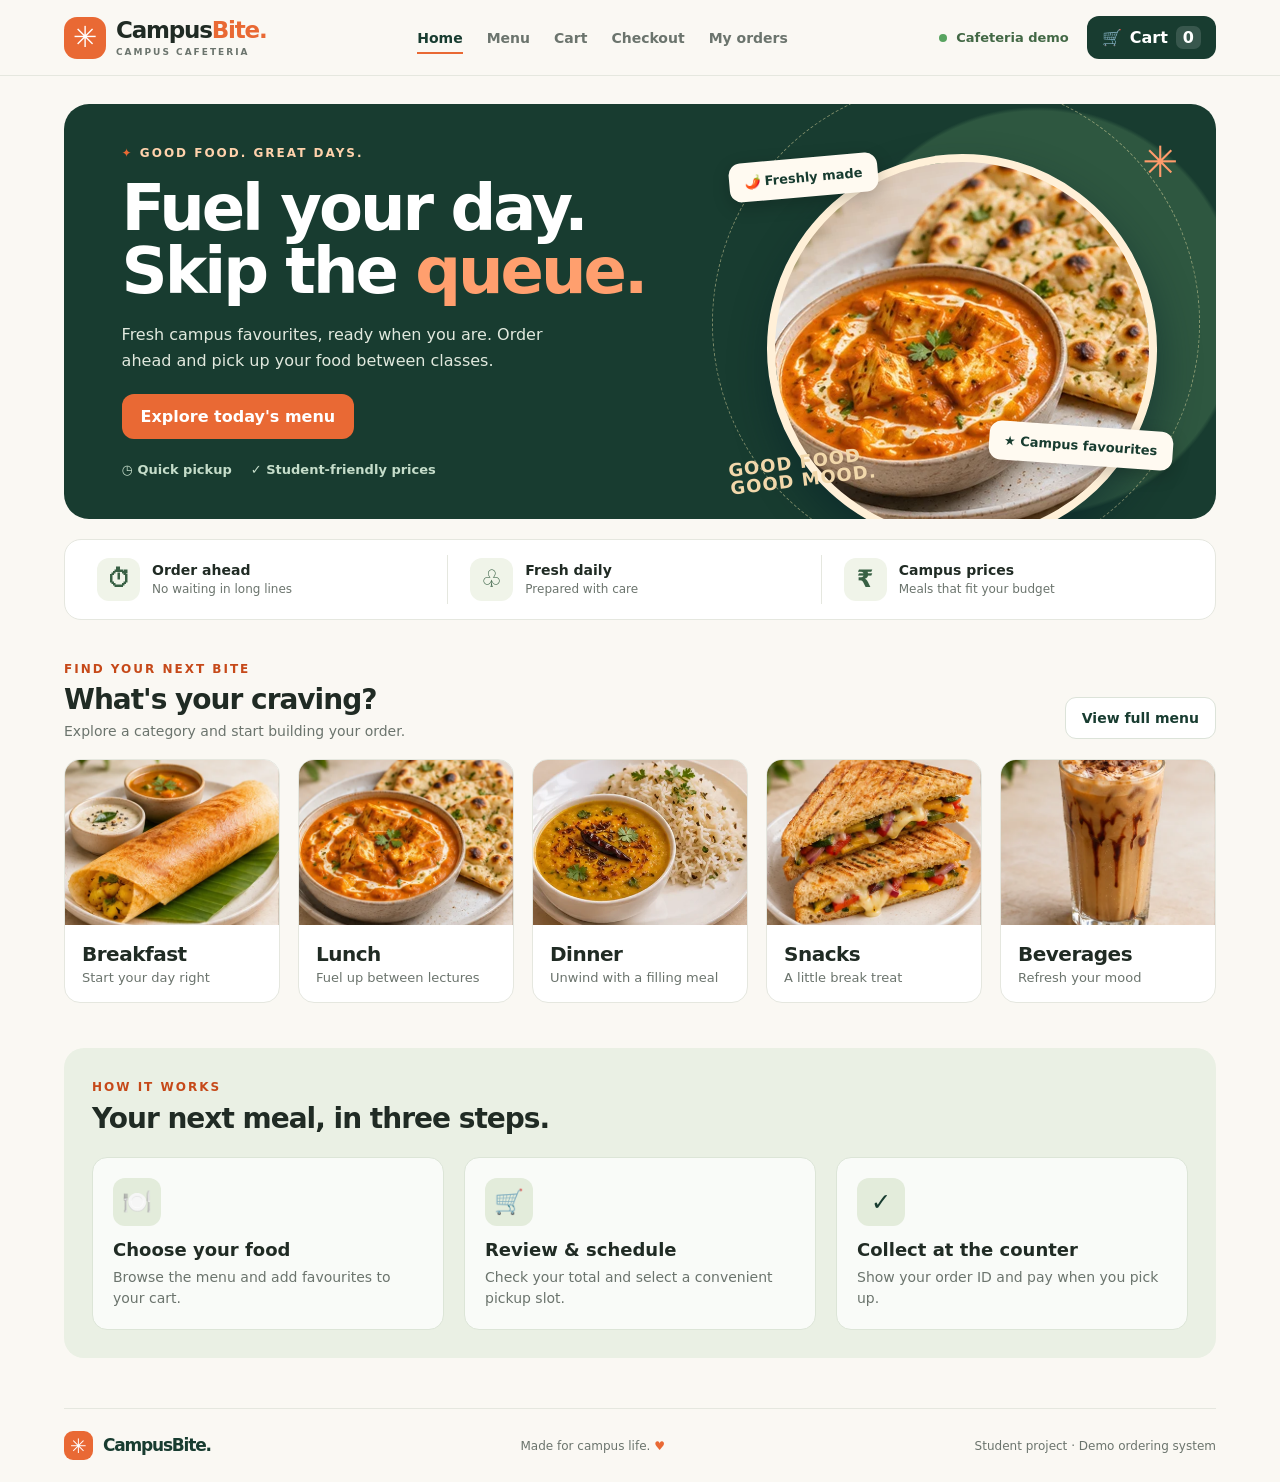
<file: index.html>
<!DOCTYPE html>
<html lang="en">
<head>
  <meta charset="UTF-8">
  <meta name="viewport" content="width=device-width, initial-scale=1.0">
  <title>CampusBite | Home</title>
  <link rel="stylesheet" href="style.css">
</head>
<body data-page="home">
  <header id="siteHeader" class="header"></header>
  <main class="page">
    <!-- Welcome banner and direct link to the daily menu -->
    <section class="hero">
      <div class="hero-copy">
        <div class="eyebrow"><span>✦</span> GOOD FOOD. GREAT DAYS.</div>
        <h1>Fuel your day.<br>Skip the <em>queue.</em></h1>
        <p>Fresh campus favourites, ready when you are. Order ahead and pick up your food between classes.</p>
        <a href="menu.html" class="primary hero-button">Explore today's menu</a>
        <div class="hero-details"><span>◷ Quick pickup</span><span>✓ Student-friendly prices</span></div>
      </div>
      <div class="hero-art" aria-hidden="true"><div class="hero-disc"></div><div class="hero-food has-photo" style="--hero-photo:url(hero-food.webp)"></div><div class="float-tag tag-one">🌶️ Freshly made</div><div class="float-tag tag-two">★ Campus favourites</div><div class="sparkle">✳</div><div class="hero-caption">GOOD FOOD<br>GOOD MOOD.</div></div>
    </section>
    <section class="info-strip" aria-label="CampusBite benefits">
      <div><span class="info-icon">⏱</span><span><strong>Order ahead</strong><small>No waiting in long lines</small></span></div>
      <div><span class="info-icon">♧</span><span><strong>Fresh daily</strong><small>Prepared with care</small></span></div>
      <div><span class="info-icon">₹</span><span><strong>Campus prices</strong><small>Meals that fit your budget</small></span></div>
    </section>
    <section class="home-section">
      <div class="section-heading"><div><span class="kicker">FIND YOUR NEXT BITE</span><h2>What's your craving?</h2><p>Explore a category and start building your order.</p></div><a class="outline-button" href="menu.html">View full menu</a></div>
      <div class="category-gallery">
        <a href="menu.html?category=Breakfast" class="category-tile"><img src="dish-0.webp" alt="Masala dosa"><span><b>Breakfast</b><small>Start your day right</small></span></a>
        <a href="menu.html?category=Lunch" class="category-tile"><img src="dish-2.webp" alt="Paneer butter masala"><span><b>Lunch</b><small>Fuel up between lectures</small></span></a>
        <a href="menu.html?category=Dinner" class="category-tile"><img src="dish-24.webp" alt="Dal tadka and jeera rice"><span><b>Dinner</b><small>Unwind with a filling meal</small></span></a>
        <a href="menu.html?category=Snacks" class="category-tile"><img src="dish-4.webp" alt="Grilled sandwich"><span><b>Snacks</b><small>A little break treat</small></span></a>
        <a href="menu.html?category=Beverages" class="category-tile"><img src="dish-6.webp" alt="Cold coffee"><span><b>Beverages</b><small>Refresh your mood</small></span></a>
      </div>
    </section>
    <section class="how-section"><div><span class="kicker">HOW IT WORKS</span><h2>Your next meal, in three steps.</h2></div><div class="how-grid"><article><span>🍽️</span><h3>Choose your food</h3><p>Browse the menu and add favourites to your cart.</p></article><article><span>🛒</span><h3>Review &amp; schedule</h3><p>Check your total and select a convenient pickup slot.</p></article><article><span>✓</span><h3>Collect at the counter</h3><p>Show your order ID and pay when you pick up.</p></article></div></section>
  </main>
  <footer id="siteFooter"></footer>
  <script src="app.js"></script>
</body>
</html>
</file>
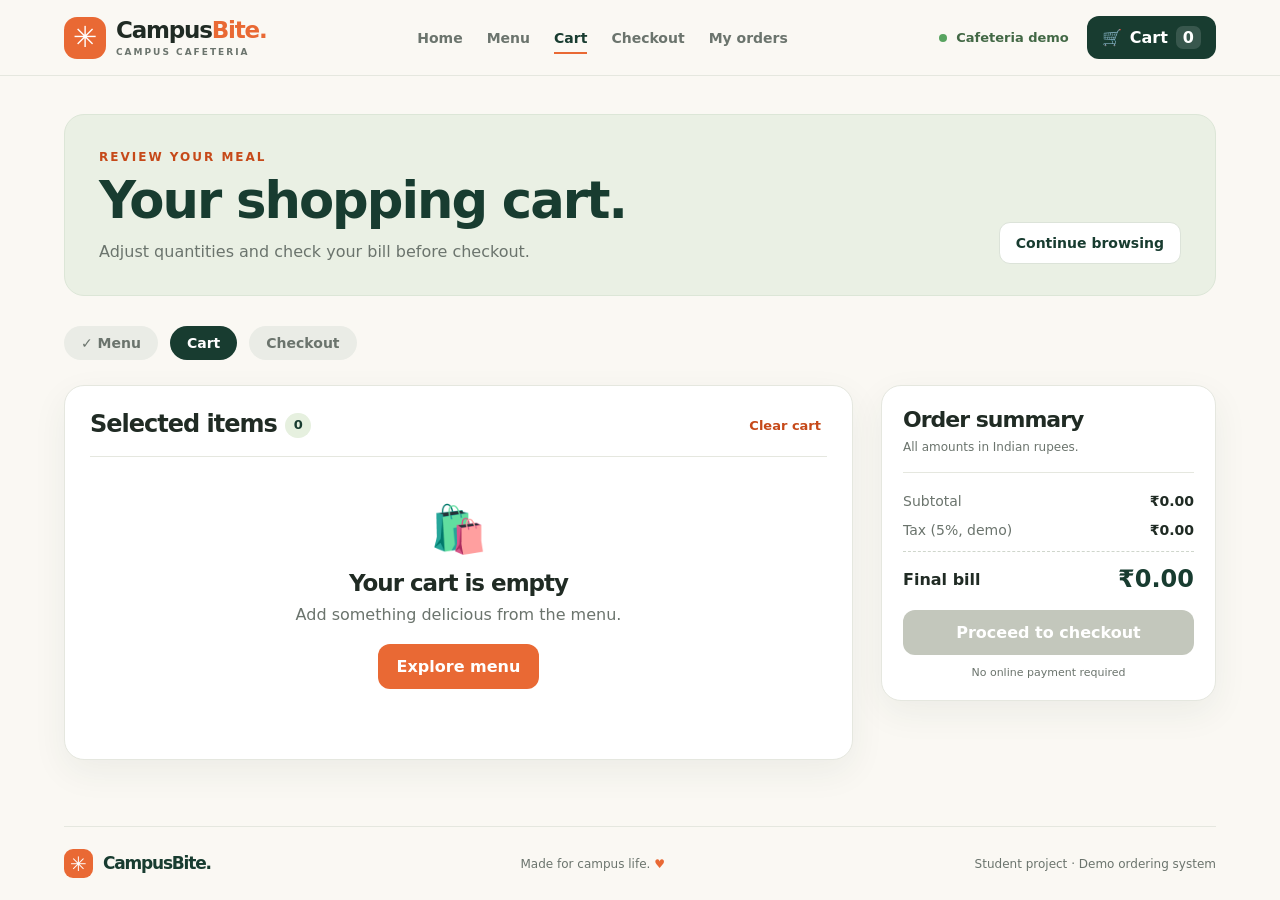
<file: cart.html>
<!DOCTYPE html>
<html lang="en">
<head><meta charset="UTF-8"><meta name="viewport" content="width=device-width, initial-scale=1.0"><title>CampusBite | Shopping Cart</title><link rel="stylesheet" href="style.css"></head>
<body data-page="cart">
  <header id="siteHeader" class="header"></header>
  <main class="page subpage">
    <div class="page-intro"><div><span class="kicker">REVIEW YOUR MEAL</span><h1>Your shopping cart.</h1><p>Adjust quantities and check your bill before checkout.</p></div><a class="outline-button" href="menu.html">Continue browsing</a></div>
    <div class="stage-bar"><span>✓ Menu</span><span class="current">Cart</span><span>Checkout</span></div>
    <div class="workspace checkout-workspace">
      <section class="content-panel"><div class="panel-heading"><h2>Selected items <span id="cartBadge" class="count-pill">0</span></h2><button class="text-button" id="clearCart">Clear cart</button></div><div class="cart-list" id="cartItems" aria-live="polite"></div></section>
      <aside class="cart-panel bill-panel"><div class="cart-heading"><div><h2>Order summary</h2><p>All amounts in Indian rupees.</p></div></div><div class="bill"><div><span>Subtotal</span><strong id="subtotal">₹0.00</strong></div><div><span>Tax (5%, demo)</span><strong id="tax">₹0.00</strong></div><div class="total"><span>Final bill</span><strong id="total">₹0.00</strong></div></div><button class="primary checkout" id="proceedCheckout" disabled>Proceed to checkout</button><div class="secure-note">No online payment required</div></aside>
    </div>
  </main><footer id="siteFooter"></footer><div id="toast" class="toast" role="status" aria-live="polite"></div><script src="app.js"></script>
</body></html>
</file>
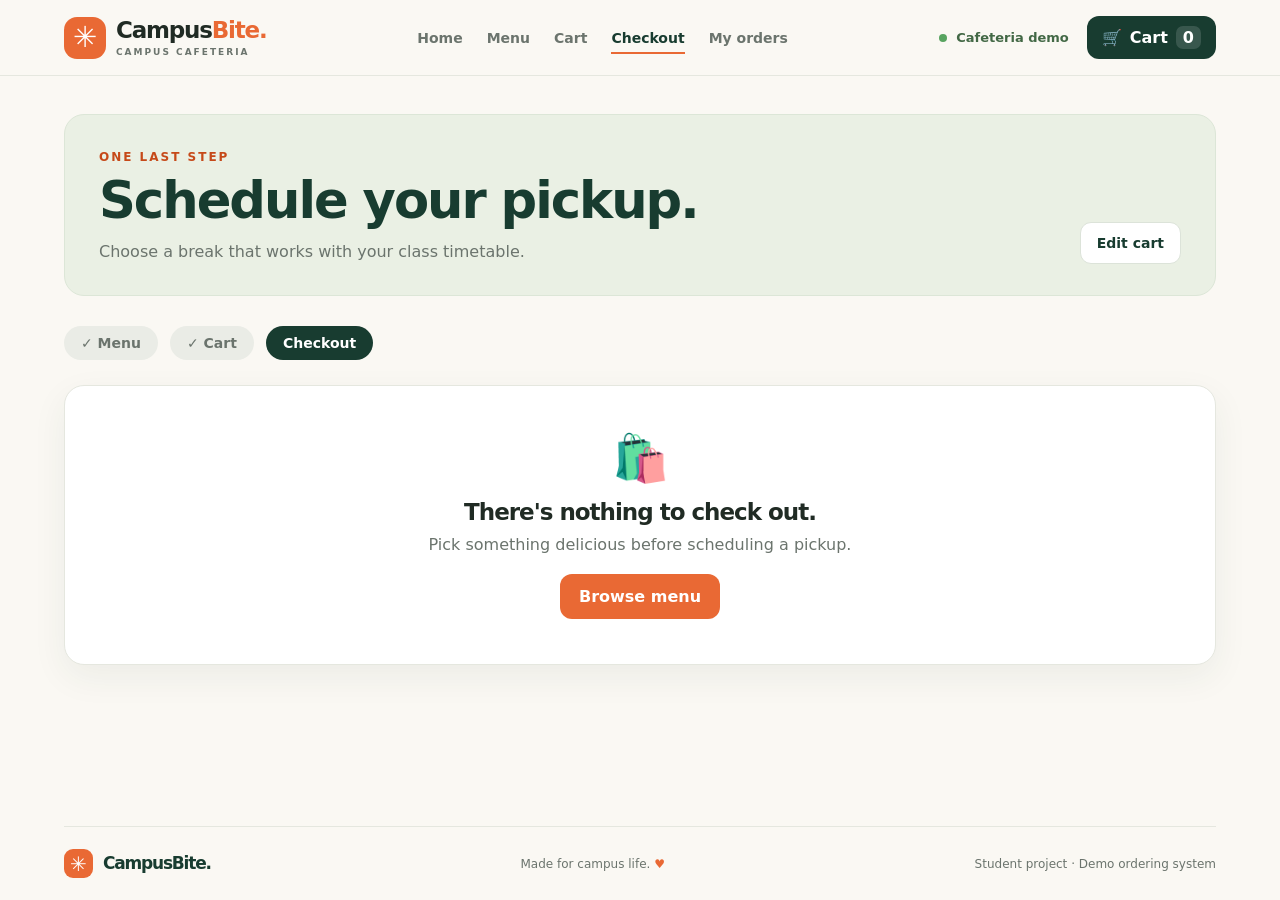
<file: checkout.html>
<!DOCTYPE html>
<html lang="en">
<head><meta charset="UTF-8"><meta name="viewport" content="width=device-width, initial-scale=1.0"><title>CampusBite | Checkout</title><link rel="stylesheet" href="style.css"></head>
<body data-page="checkout">
  <header id="siteHeader" class="header"></header>
  <main class="page subpage">
    <div class="page-intro"><div><span class="kicker">ONE LAST STEP</span><h1>Schedule your pickup.</h1><p>Choose a break that works with your class timetable.</p></div><a class="outline-button" href="cart.html">Edit cart</a></div>
    <div class="stage-bar"><span>✓ Menu</span><span>✓ Cart</span><span class="current">Checkout</span></div>
    <div id="checkoutEmpty" class="content-panel empty-state" hidden><span>🛍️</span><h2>There's nothing to check out.</h2><p>Pick something delicious before scheduling a pickup.</p><a href="menu.html" class="primary">Browse menu</a></div>
    <div class="workspace checkout-workspace" id="checkoutContent">
      <section class="content-panel"><div class="panel-heading"><h2>Pickup details</h2></div><p class="panel-description">Select an available demo slot at your campus cafeteria.</p><div class="pickup pickup-large"><div class="pickup-title"><span>◷</span><div><strong>Pickup time slot</strong><small>Choose a convenient break</small></div></div><div class="slot-grid" id="pickupSlots" role="group" aria-label="Pickup time slots"></div><small id="pickupHint">Select a slot to place your order.</small></div><div class="payment-method"><span class="payment-icon">₹</span><div><h3>Pay at counter</h3><p>Collect your order using its ID and pay at the cafeteria. No payment is collected online.</p></div><span class="selected-dot">✓</span></div></section>
      <aside class="cart-panel bill-panel"><div class="cart-heading"><div><h2>Order summary</h2><p>Check everything before confirming.</p></div></div><div id="basketPreview" class="basket-preview"></div><div class="bill"><div><span>Subtotal</span><strong id="subtotal">₹0.00</strong></div><div><span>Tax (5%, demo)</span><strong id="tax">₹0.00</strong></div><div class="total"><span>Total to pay</span><strong id="total">₹0.00</strong></div></div><button class="primary checkout" id="checkout" disabled>Place pickup order</button><div class="secure-note">Demo order · Pay at counter</div></aside>
    </div>
    <section id="confirmation" class="content-panel confirmation" hidden><span class="success-circle">✓</span><h2>Order placed!</h2><p>Your demo order has been saved. Collect your food with this order ID during the selected slot.</p><div class="receipt" id="receipt"></div><div class="confirmation-actions"><a class="primary" href="orders.html">View my orders</a><a class="outline-button" href="menu.html">Back to menu</a></div></section>
  </main><footer id="siteFooter"></footer><div id="toast" class="toast" role="status" aria-live="polite"></div><script src="app.js"></script>
</body></html>
</file>
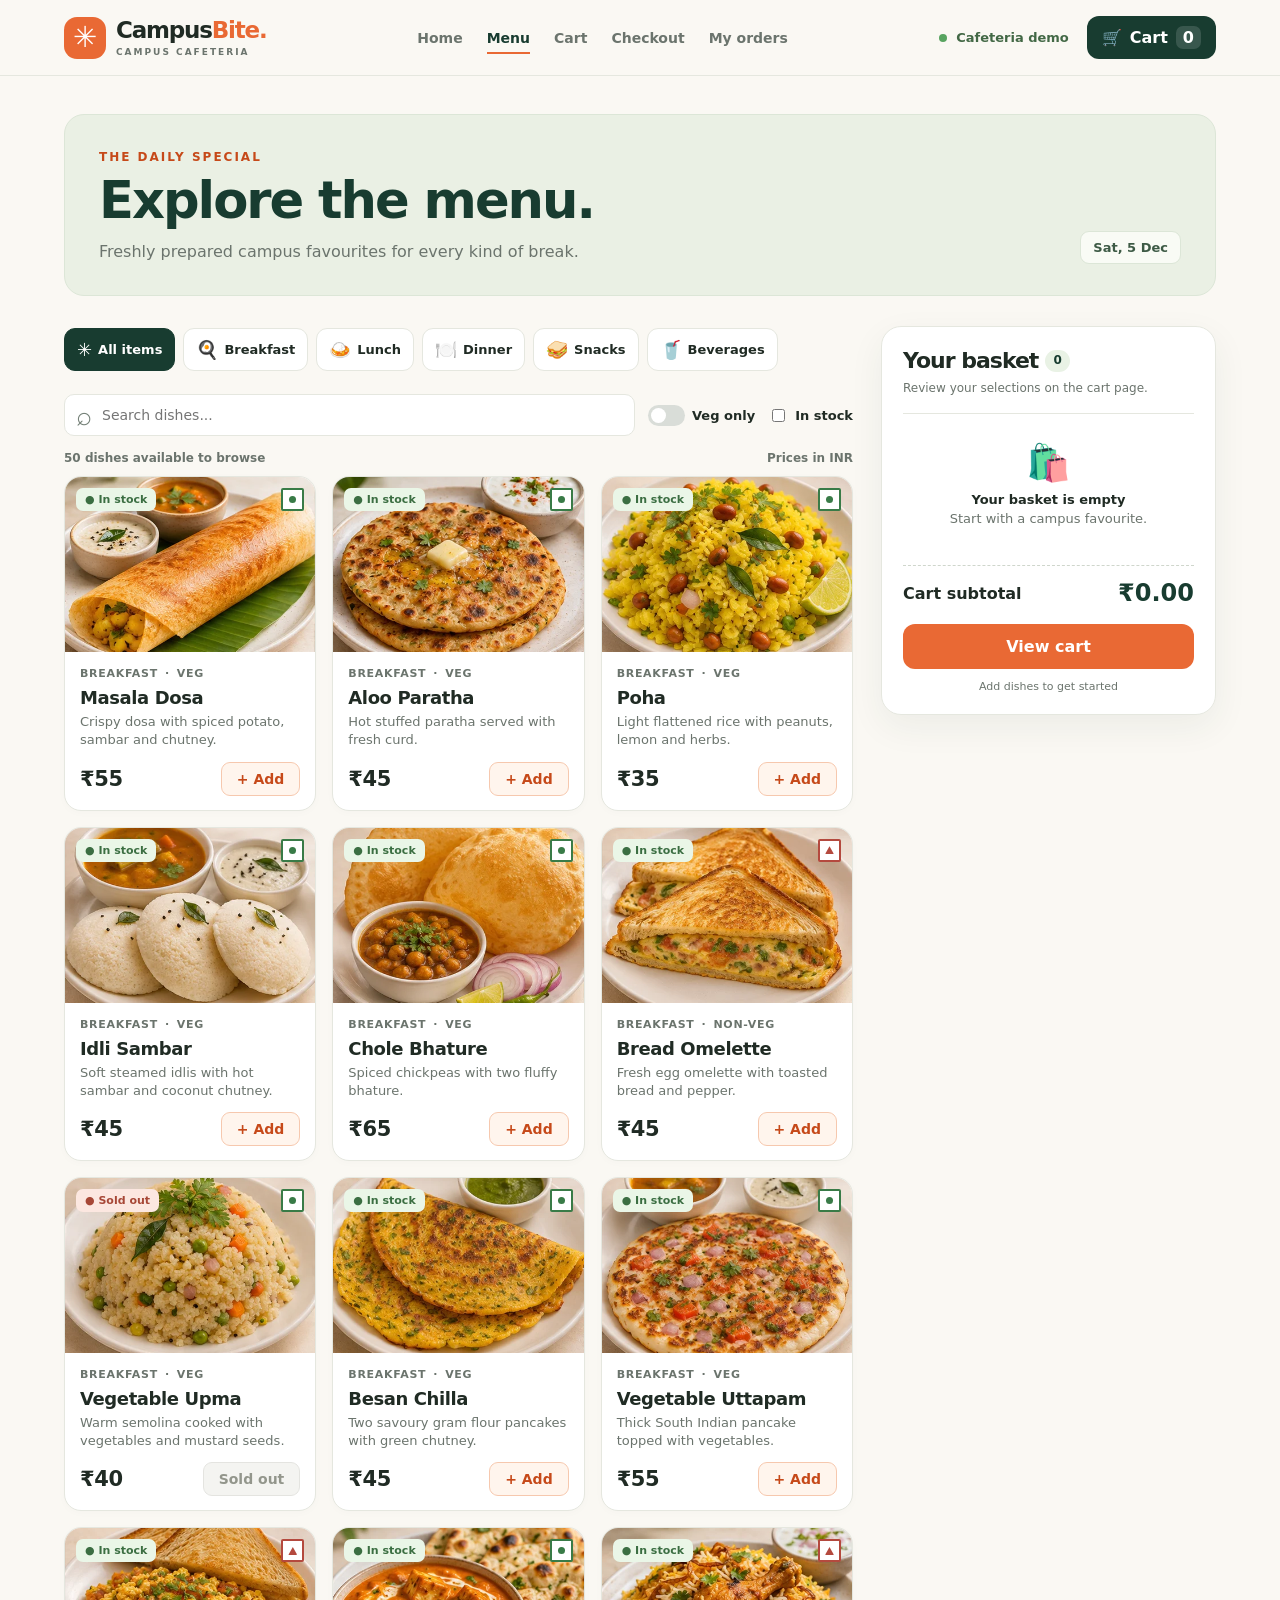
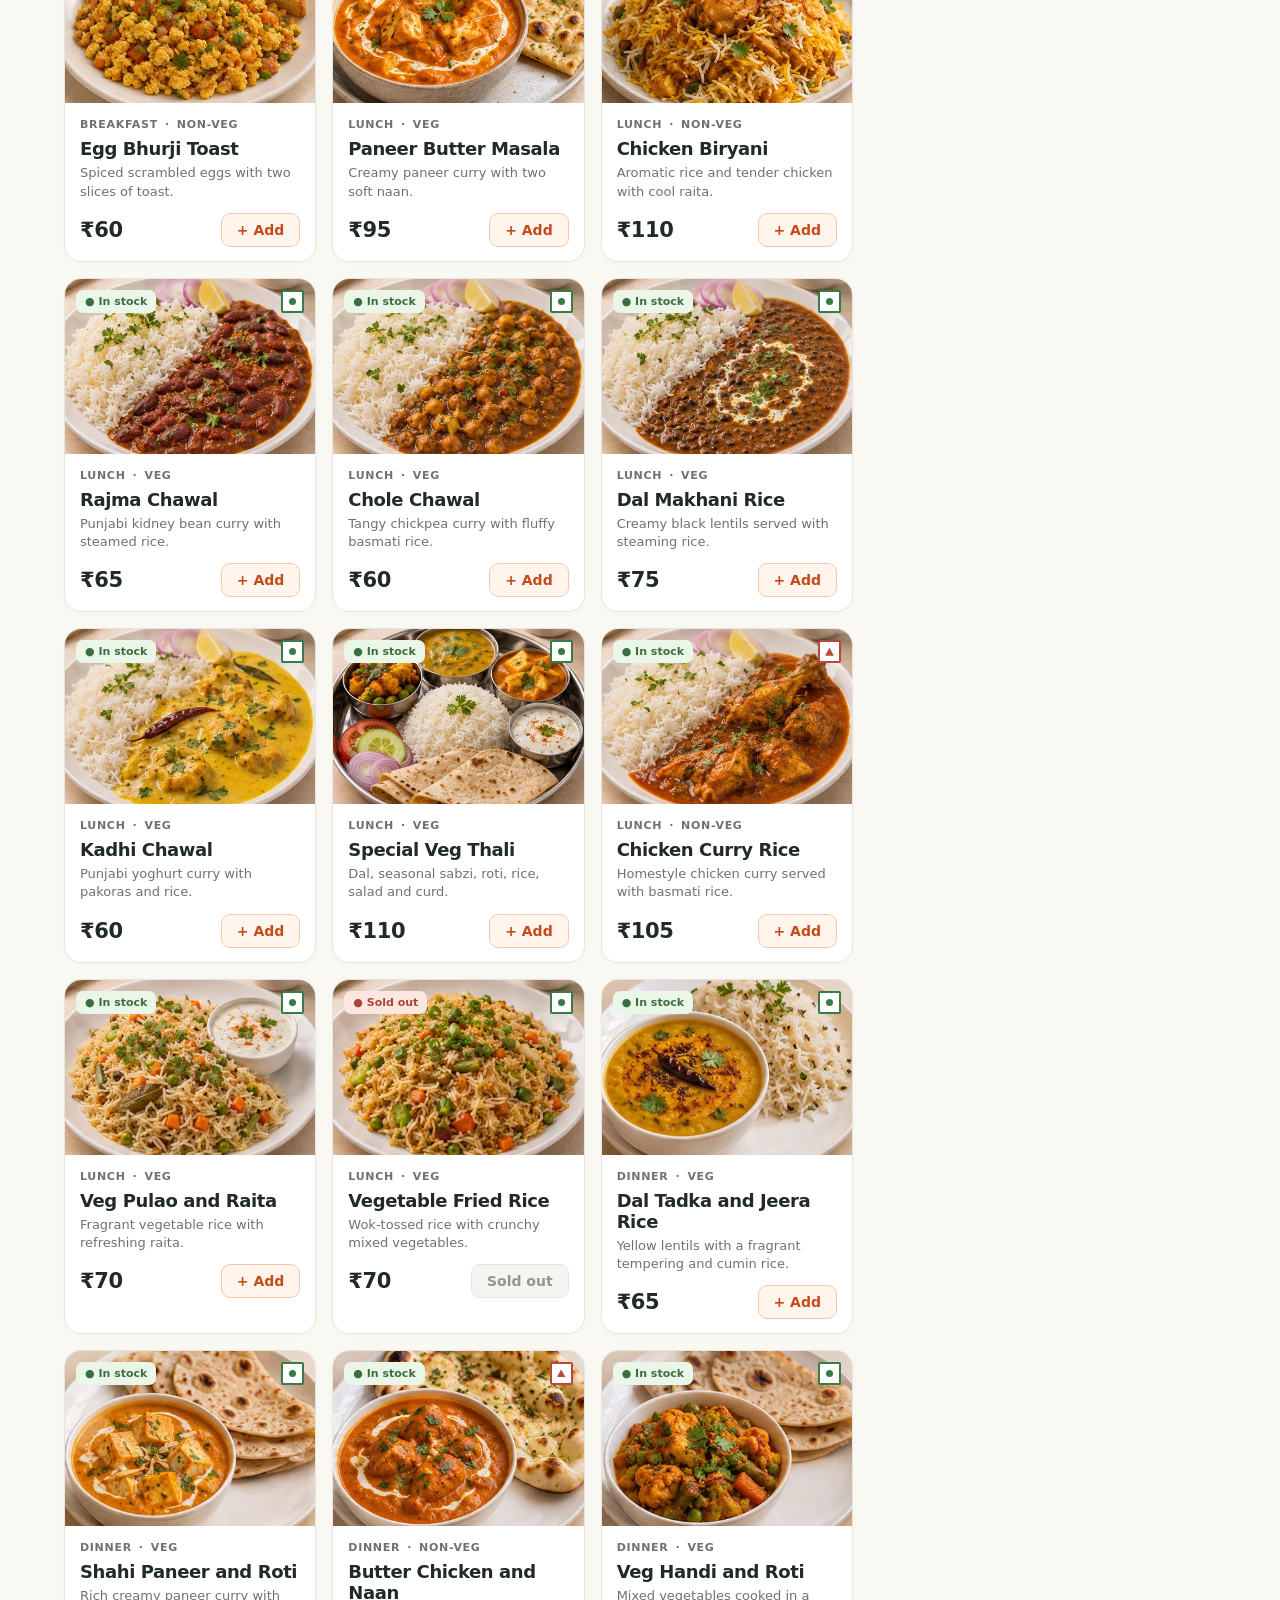
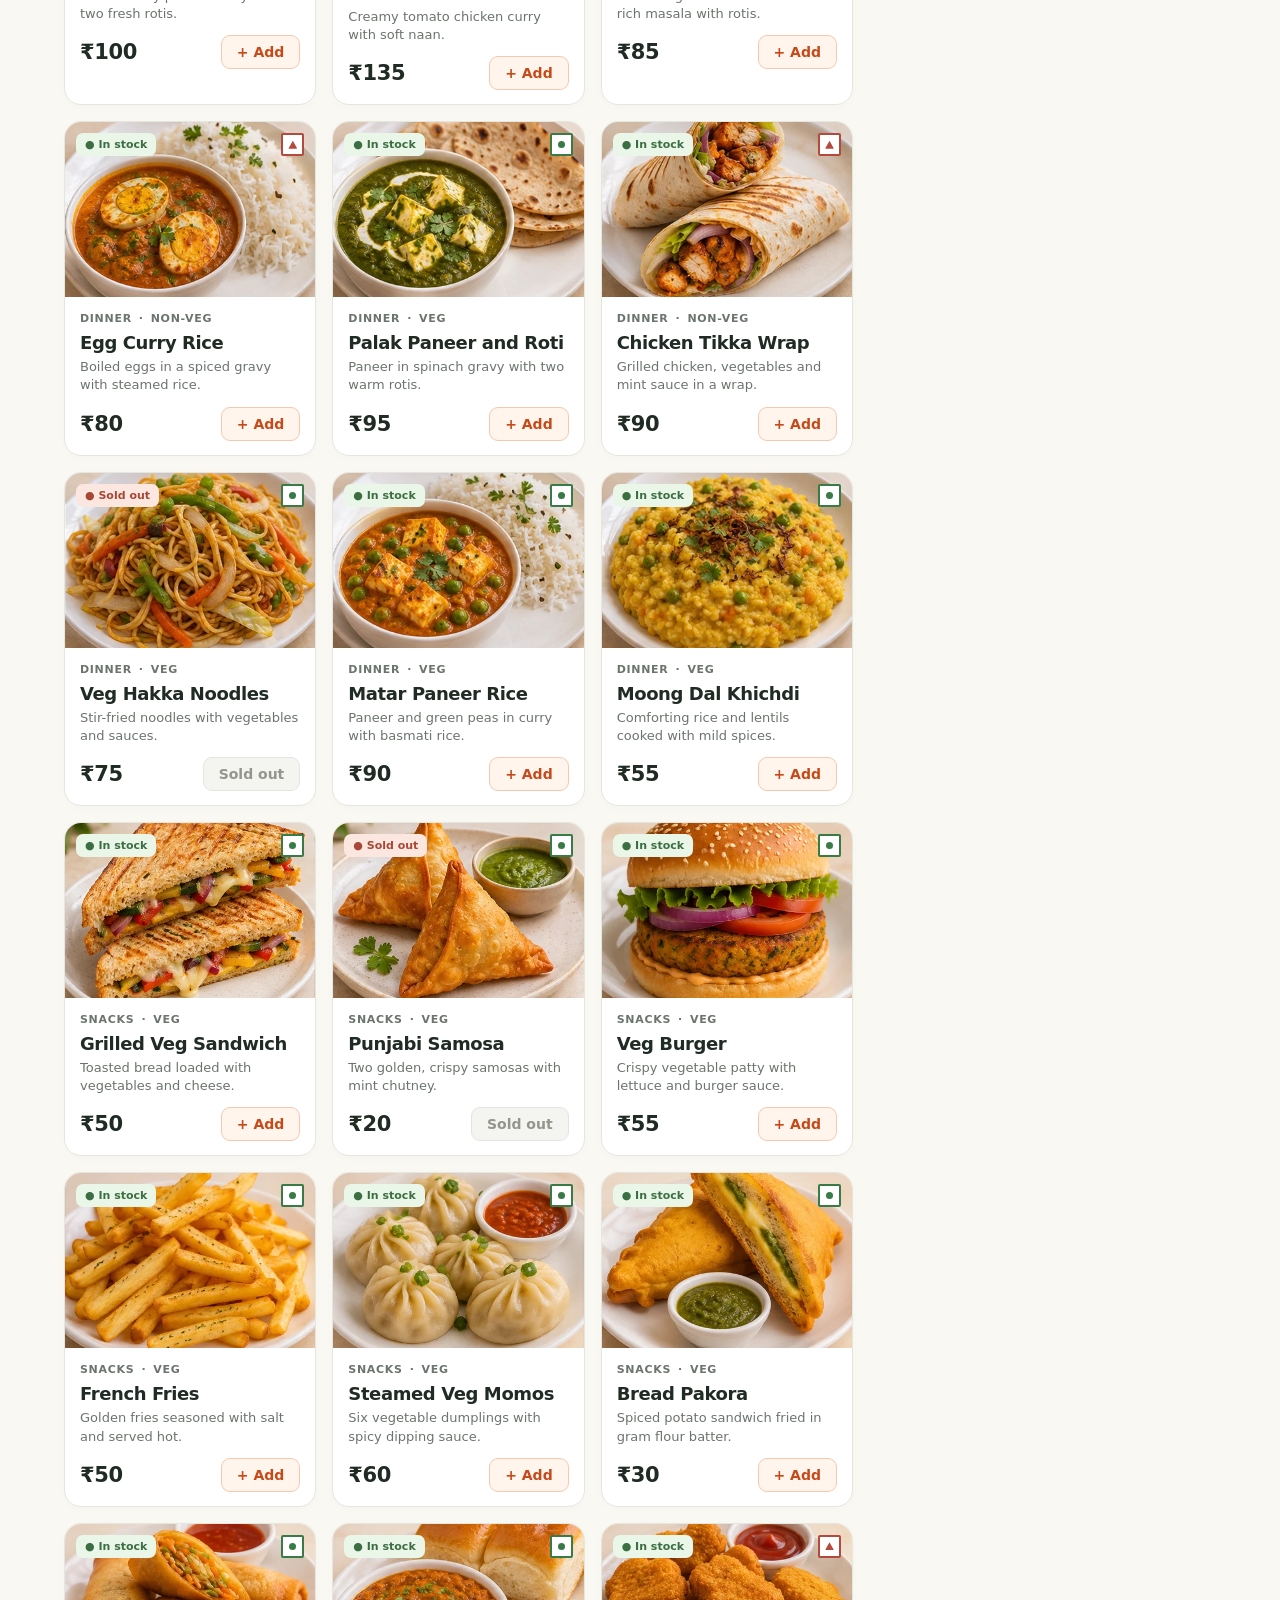
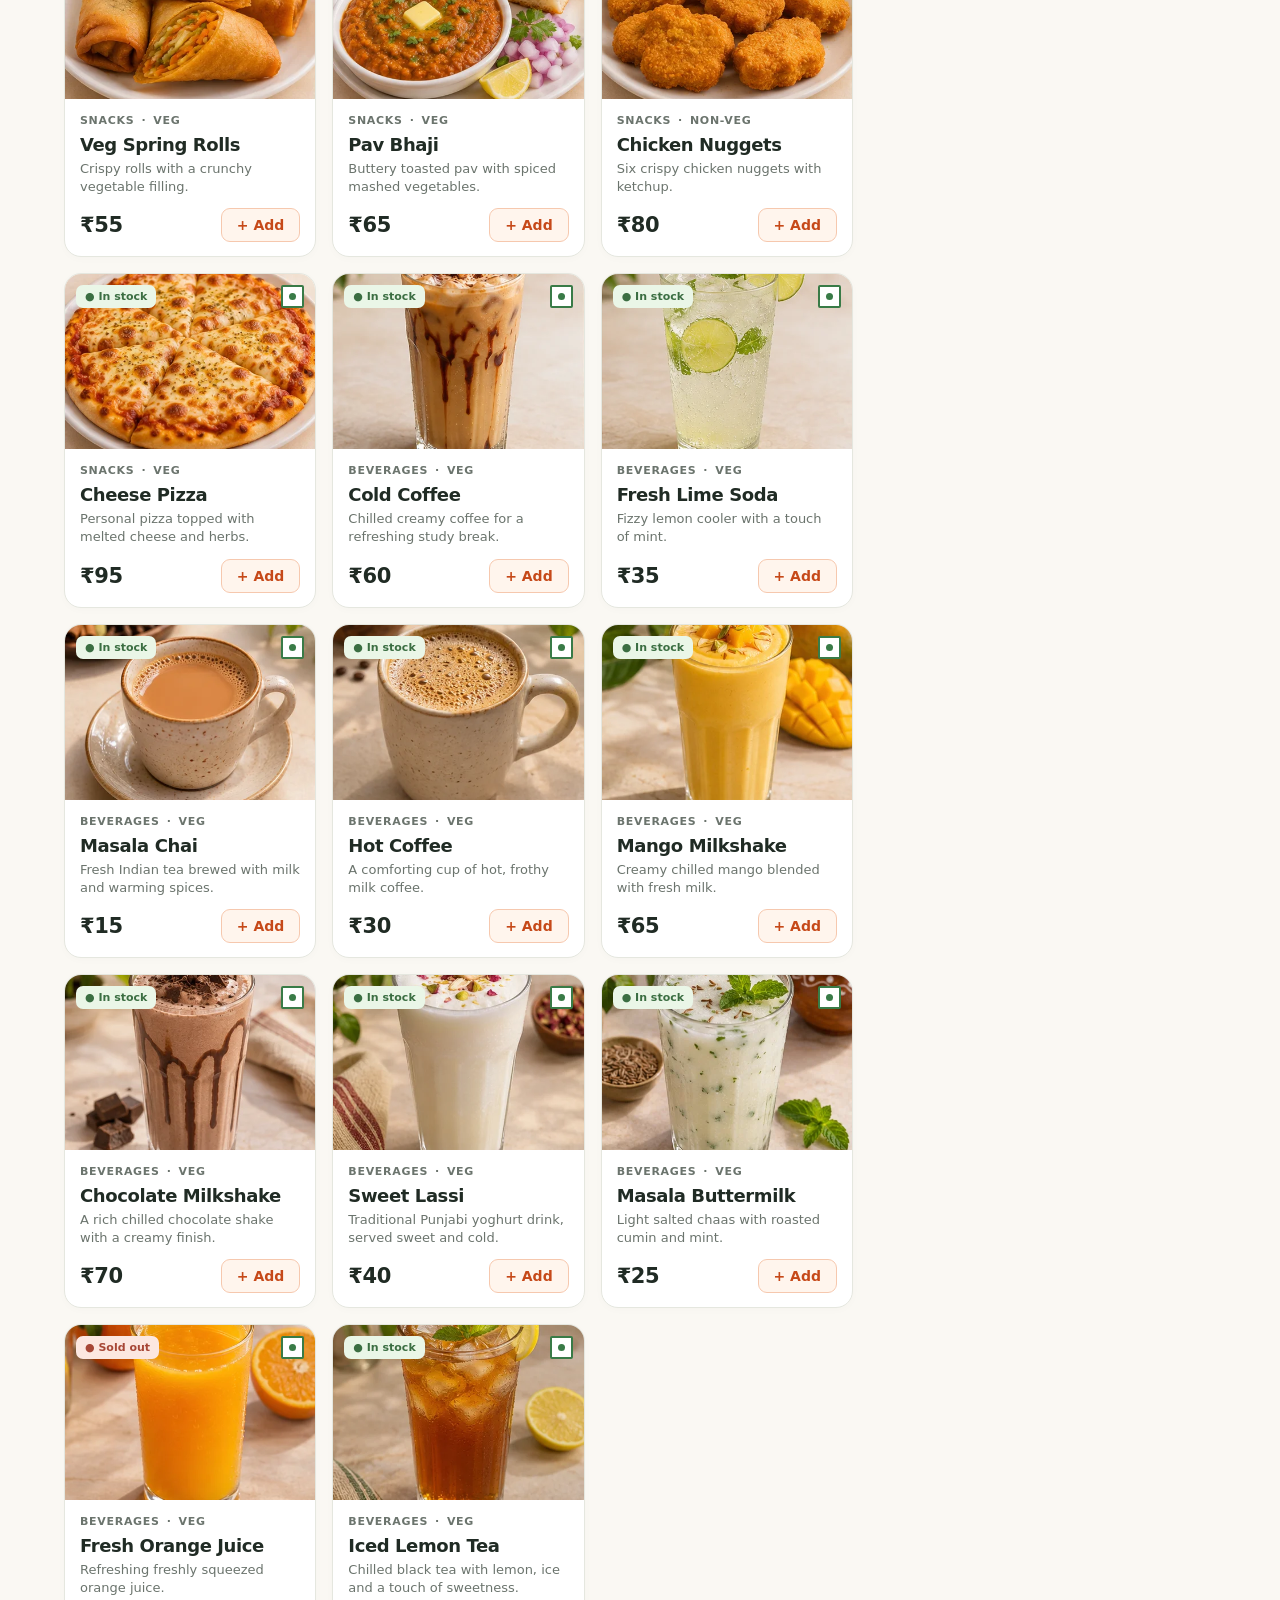
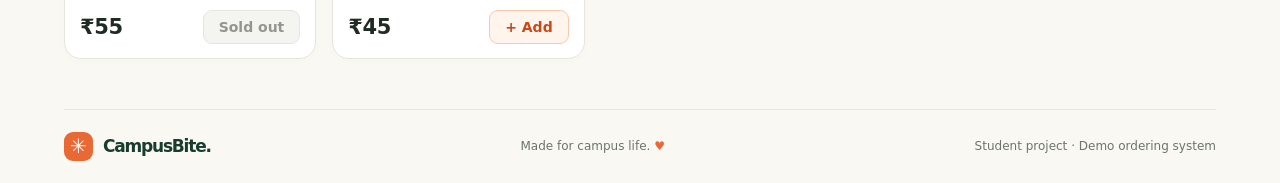
<file: menu.html>
<!DOCTYPE html>
<html lang="en">
<head><meta charset="UTF-8"><meta name="viewport" content="width=device-width, initial-scale=1.0"><title>CampusBite | Daily Menu</title><link rel="stylesheet" href="style.css"></head>
<body data-page="menu">
  <header id="siteHeader" class="header"></header>
  <main class="page subpage">
    <div class="page-intro"><div><span class="kicker">THE DAILY SPECIAL</span><h1>Explore the menu.</h1><p>Freshly prepared campus favourites for every kind of break.</p></div><span class="date-pill" id="today"></span></div>
    <div class="workspace menu-workspace">
      <section class="menu-section" aria-label="Daily menu">
        <!-- Interactive menu filters and food cards -->
        <div class="category-tabs" id="categories" aria-label="Food categories"></div>
        <div class="filter-row"><label class="search"><span aria-hidden="true">⌕</span><input id="search" type="search" placeholder="Search dishes..." aria-label="Search menu"></label><label class="veg-toggle"><input type="checkbox" id="vegOnly"><span class="toggle-track"></span><span>Veg only</span></label><label class="available-toggle"><input type="checkbox" id="availableOnly"> In stock</label></div>
        <div class="results"><span id="resultCount"></span><span>Prices in INR</span></div><div class="menu-grid" id="menuGrid" aria-live="polite"></div>
      </section>
      <aside class="cart-panel menu-side"><div class="cart-heading"><div><h2>Your basket <span id="cartBadge">0</span></h2><p>Review your selections on the cart page.</p></div></div><div id="basketPreview" class="basket-preview"></div><div class="bill"><div class="total"><span>Cart subtotal</span><strong id="subtotal">₹0.00</strong></div></div><a class="primary checkout" href="cart.html">View cart</a><div class="secure-note">Add dishes to get started</div></aside>
    </div>
  </main><footer id="siteFooter"></footer><div id="toast" class="toast" role="status" aria-live="polite"></div><script src="app.js"></script>
</body></html>
</file>
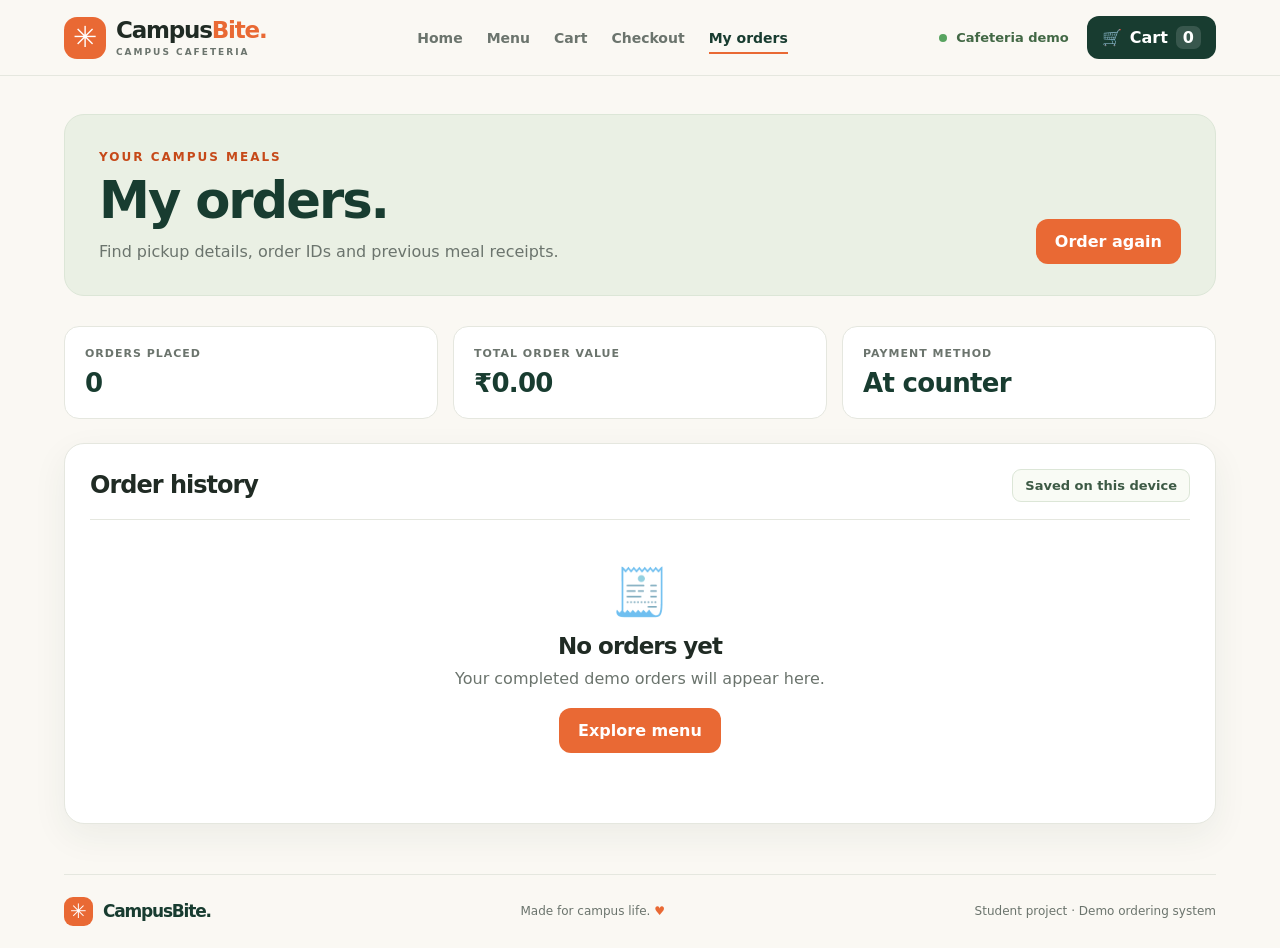
<file: orders.html>
<!DOCTYPE html>
<html lang="en">
<head><meta charset="UTF-8"><meta name="viewport" content="width=device-width, initial-scale=1.0"><title>CampusBite | My Orders</title><link rel="stylesheet" href="style.css"></head>
<body data-page="orders">
  <header id="siteHeader" class="header"></header>
  <main class="page subpage">
    <div class="page-intro"><div><span class="kicker">YOUR CAMPUS MEALS</span><h1>My orders.</h1><p>Find pickup details, order IDs and previous meal receipts.</p></div><a class="primary" href="menu.html">Order again</a></div>
    <div class="order-stats"><article><span>ORDERS PLACED</span><strong id="orderStat">0</strong></article><article><span>TOTAL ORDER VALUE</span><strong id="spendStat">₹0.00</strong></article><article><span>PAYMENT METHOD</span><strong>At counter</strong></article></div>
    <section class="content-panel"><div class="panel-heading"><h2>Order history</h2><span class="date-pill">Saved on this device</span></div><div id="historyList" class="history-grid"></div></section>
  </main><footer id="siteFooter"></footer><script src="app.js"></script>
</body></html>
</file>
<file: style.css>
/* CampusBite: design tokens and reusable layout utilities */
:root {
  --ink: #202b24;
  --green: #183c30;
  --orange: #e96934;
  --orange-dark: #c64919;
  --cream: #faf8f3;
  --muted: #6b746d;
  --border: #e5e7df;
  --white: #fff;
  --shadow: 0 12px 35px #183c3010;
  font-family: Inter, system-ui, -apple-system, BlinkMacSystemFont, 'Segoe UI', sans-serif;
  color: var(--ink);
  background: var(--cream);
  scroll-behavior: smooth
}

* {
  box-sizing: border-box
}

body {
  margin: 0
}

button,
input,
select {
  font: inherit
}

button,
a {
  -webkit-tap-highlight-color: transparent
}

button {
  cursor: pointer
}

button:disabled {
  cursor: not-allowed
}

a {
  color: inherit;
  text-decoration: none
}

button:focus-visible,
a:focus-visible,
input:focus-visible,
select:focus-visible {
  outline: 3px solid #e9693480;
  outline-offset: 3px
}

h1,
h2,
h3,
p {
  margin: 0
}

.orange {
  color: var(--orange)
}

.header {
  position: sticky;
  top: 0;
  background: #faf8f3f5;
  backdrop-filter: blur(12px);
  z-index: 20;
  border-bottom: 1px solid var(--border)
}

.topbar {
  max-width: 1400px;
  margin: auto;
  padding: 16px 5%;
  display: flex;
  align-items: center;
  justify-content: space-between;
  gap: 25px
}

.brand {
  display: flex;
  align-items: center;
  gap: 10px;
  font-size: 23px;
  font-weight: 850;
  letter-spacing: -1.2px;
  line-height: 1
}

.brand-icon {
  display: grid;
  place-items: center;
  background: var(--orange);
  border-radius: 13px;
  width: 42px;
  height: 42px;
  color: white;
  font-size: 29px;
  letter-spacing: 0
}

.brand small {
  font-size: 9px;
  letter-spacing: 2px;
  color: var(--muted);
  display: block;
  margin-top: 6px;
  font-weight: 700
}

nav {
  display: flex;
  align-items: center;
  gap: 30px
}

.nav-link {
  font-size: 14px;
  font-weight: 700;
  padding: 8px 0;
  background: none;
  border: 0;
  color: var(--muted);
  position: relative
}

.nav-link.active {
  color: var(--green)
}

.nav-link.active:after {
  content: '';
  height: 2px;
  background: var(--orange);
  position: absolute;
  bottom: 0;
  left: 0;
  right: 0
}

.header-right {
  display: flex;
  gap: 18px;
  align-items: center
}

.open-status {
  font-size: 13px;
  white-space: nowrap;
  color: #426845;
  font-weight: 650
}

.open-status i {
  display: inline-block;
  background: #58a460;
  width: 8px;
  height: 8px;
  border-radius: 50%;
  margin-right: 5px
}

.cart-trigger {
  background: var(--green);
  border: 0;
  color: white;
  border-radius: 12px;
  padding: 10px 15px;
  display: flex;
  align-items: center;
  gap: 8px;
  font-weight: 700
}

.cart-trigger b {
  background: #ffffff24;
  padding: 2px 7px;
  border-radius: 7px
}

.page {
  max-width: 1400px;
  padding: 28px 5% 0;
  margin: auto
}

.hero {
  min-height: 325px;
  display: flex;
  position: relative;
  overflow: hidden;
  background: var(--green);
  border-radius: 25px;
  color: white;
  isolation: isolate
}

.hero-copy {
  padding: 42px 5%;
  position: relative;
  z-index: 2;
  width: 61%
}

.eyebrow,
.kicker {
  font-size: 12px;
  letter-spacing: 2px;
  font-weight: 800
}

.eyebrow {
  color: #ffd2ac;
  margin-bottom: 17px
}

.eyebrow span {
  color: var(--orange)
}

.hero h1 {
  font-size: clamp(43px, 5vw, 71px);
  line-height: .98;
  letter-spacing: -3px;
  font-weight: 850
}

.hero h1 em {
  font-style: normal;
  color: #ff9f6e
}

.hero p {
  font-size: 16px;
  color: #e1e9de;
  line-height: 1.6;
  max-width: 460px;
  margin: 20px 0
}

.primary {
  display: inline-flex;
  background: var(--orange);
  color: #fff;
  border: 0;
  border-radius: 12px;
  font-weight: 800;
  align-items: center;
  justify-content: center;
  padding: 13px 19px;
  gap: 20px;
  transition: background .15s, transform .15s
}

.primary:hover:not(:disabled) {
  background: var(--orange-dark);
  transform: translateY(-2px)
}

.hero-button span {
  font-size: 20px
}

.hero-details {
  margin-top: 23px;
  display: flex;
  gap: 19px;
  color: #c5ddca;
  font-size: 13px;
  font-weight: 600
}

.hero-art {
  position: absolute;
  right: 0;
  top: 0;
  bottom: 0;
  width: 47%;
  overflow: hidden;
  background: radial-gradient(circle at 67% 50%, #b6c87d 0 24%, #2e5740 25% 48%, transparent 49%)
}

.hero-disc {
  position: absolute;
  right: 3%;
  top: 0;
  width: 90%;
  aspect-ratio: 1;
  border-radius: 50%;
  border: 1px dashed #f3e8ad75;
  transform: translateY(-5%)
}

.hero-food {
  position: absolute;
  top: 12%;
  right: 11%;
  width: 72%;
  aspect-ratio: 1;
  display: grid;
  place-items: center;
  border-radius: 50%;
  background: #e8d7be;
  font-size: clamp(100px, 16vw, 230px);
  box-shadow: 0 20px 40px #001b2670;
  transform: rotate(-8deg);
  background-image: var(--hero-photo, none);
  background-size: cover;
  background-position: center
}

.hero-food.has-photo {
  font-size: 0;
  border: 8px solid #fff0d8
}

.float-tag {
  position: absolute;
  background: #fffaf1;
  color: var(--green);
  font-weight: 750;
  font-size: 13px;
  border-radius: 12px;
  padding: 12px 15px;
  box-shadow: 0 5px 18px #0003;
  z-index: 3
}

.tag-one {
  top: 13%;
  left: 10%;
  transform: rotate(-5deg)
}

.tag-two {
  bottom: 13%;
  right: 8%;
  transform: rotate(4deg)
}

.sparkle {
  position: absolute;
  right: 7%;
  top: 8%;
  color: #ff9b6b;
  font-size: 43px
}

.hero-caption {
  position: absolute;
  left: 10%;
  bottom: 7%;
  font-size: 18px;
  line-height: 1.02;
  font-weight: 900;
  letter-spacing: 1px;
  color: #f2d8ab;
  transform: rotate(-7deg)
}

.info-strip {
  display: grid;
  grid-template-columns: repeat(3, 1fr);
  margin: 20px 0 38px;
  background: white;
  border: 1px solid var(--border);
  border-radius: 17px;
  padding: 15px 20px;
  gap: 10px
}

.info-strip>div {
  display: flex;
  align-items: center;
  gap: 12px;
  padding: 3px 12px
}

.info-strip>div:not(:last-child) {
  border-right: 1px solid var(--border)
}

.info-icon {
  background: #f0f4e9;
  display: grid;
  place-items: center;
  width: 43px;
  height: 43px;
  border-radius: 12px;
  font-size: 24px;
  color: #386044;
  font-weight: 700
}

.info-strip strong,
.info-strip small {
  display: block
}

.info-strip strong {
  font-size: 14px
}

.info-strip small {
  font-size: 12px;
  color: var(--muted);
  margin-top: 4px
}

.workspace {
  display: grid;
  grid-template-columns: minmax(0, 1fr) 330px;
  gap: 28px;
  align-items: start;
  scroll-margin-top: 95px
}

.section-heading {
  display: flex;
  align-items: end;
  justify-content: space-between;
  gap: 12px;
  margin-bottom: 20px
}

.kicker {
  color: var(--orange-dark)
}

h2 {
  font-size: 28px;
  letter-spacing: -1px;
  line-height: 1.15
}

.section-heading h2 {
  margin: 7px 0
}

.section-heading p,
.cart-heading p {
  color: var(--muted);
  font-size: 14px
}

.today {
  color: var(--muted);
  font-size: 12px;
  white-space: nowrap
}

.category-tabs {
  display: flex;
  gap: 8px;
  overflow-x: auto;
  padding: 2px 0 7px;
  scrollbar-width: thin
}

.category {
  background: white;
  border: 1px solid var(--border);
  padding: 10px 12px;
  border-radius: 11px;
  white-space: nowrap;
  color: var(--ink);
  font-size: 13px;
  font-weight: 700;
  display: flex;
  align-items: center;
  gap: 6px
}

.category span {
  font-size: 18px
}

.category.active {
  background: var(--green);
  color: #fff;
  border-color: var(--green)
}

.category:hover:not(.active) {
  background: #f0f4e9
}

.filter-row {
  display: flex;
  align-items: center;
  flex-wrap: wrap;
  gap: 13px;
  margin: 11px 0 15px
}

.search {
  display: flex;
  align-items: center;
  background: #fff;
  border: 1px solid var(--border);
  padding: 2px 11px;
  border-radius: 10px;
  flex: 1;
  min-width: 140px;
  gap: 8px
}

.search span {
  font-size: 27px;
  color: #748077
}

.search input {
  border: 0;
  background: none;
  min-width: 0;
  width: 100%;
  height: 36px;
  outline: none;
  font-size: 14px
}

.veg-toggle,
.available-toggle {
  display: flex;
  align-items: center;
  gap: 7px;
  white-space: nowrap;
  font-size: 13px;
  font-weight: 650;
  cursor: pointer
}

.veg-toggle input {
  position: absolute;
  opacity: 0;
  width: 1px;
  height: 1px
}

.toggle-track {
  height: 21px;
  width: 37px;
  background: #d9ddd8;
  display: inline-block;
  border-radius: 13px;
  position: relative;
  transition: .2s
}

.toggle-track:before {
  content: '';
  position: absolute;
  width: 15px;
  height: 15px;
  left: 3px;
  top: 3px;
  background: white;
  border-radius: 50%;
  transition: .2s
}

.veg-toggle input:checked+.toggle-track {
  background: #407b49
}

.veg-toggle input:checked+.toggle-track:before {
  transform: translateX(16px)
}

.veg-toggle input:focus-visible+.toggle-track {
  outline: 3px solid var(--orange)
}

.available-toggle input {
  accent-color: var(--green)
}

.results {
  display: flex;
  justify-content: space-between;
  font-size: 12px;
  font-weight: 650;
  color: var(--muted);
  margin-bottom: 11px
}

.menu-grid {
  display: grid;
  grid-template-columns: repeat(2, minmax(0, 1fr));
  gap: 16px
}

.food-card {
  background: white;
  border: 1px solid var(--border);
  border-radius: 17px;
  overflow: hidden;
  box-shadow: 0 2px 8px #19392b05;
  transition: transform .2s, box-shadow .2s
}

.food-card:hover {
  transform: translateY(-3px);
  box-shadow: var(--shadow)
}

.food-image {
  height: 154px;
  position: relative;
  display: grid;
  place-items: center;
  background: var(--food-bg, #f0e4d2);
  overflow: hidden
}

.food-image span.food-emoji {
  font-size: 72px;
  filter: drop-shadow(0 6px 5px #0002)
}

.food-image.has-photo {
  background-image: url('menu-photos.webp');
  background-size: 400% 200%;
  background-position: var(--pos);
}

.food-image.has-photo span.food-emoji {
  visibility: hidden
}

.stock-badge {
  position: absolute;
  top: 11px;
  left: 11px;
  background: #eaf6e7;
  color: #3b6e42;
  border-radius: 7px;
  padding: 5px 9px;
  font-size: 11px;
  font-weight: 800
}

.stock-badge.sold {
  background: #fce7e0;
  color: #a74736
}

.diet {
  width: 15px;
  height: 15px;
  border: 1.6px solid #397b47;
  display: inline-grid;
  place-items: center;
  flex-shrink: 0;
  border-radius: 2px;
  background: #fff
}

.diet:before {
  content: '';
  width: 7px;
  height: 7px;
  background: #397b47;
  border-radius: 50%
}

.diet.nonveg {
  border-color: #b4493e
}

.diet.nonveg:before {
  background: #b4493e;
  border-radius: 1px;
  clip-path: polygon(50% 0, 100% 100%, 0 100%);
  width: 9px;
  height: 8px
}

.food-image>.diet {
  position: absolute;
  right: 11px;
  top: 11px;
  width: 23px;
  height: 23px;
  border-width: 2px
}

.food-details {
  padding: 15px 15px 14px
}

.food-meta {
  display: flex;
  gap: 7px;
  align-items: center;
  color: var(--muted);
  font-size: 11px;
  font-weight: 650;
  text-transform: uppercase;
  letter-spacing: .7px
}

.food-details h3 {
  font-size: 18px;
  letter-spacing: -.4px;
  margin: 7px 0 5px
}

.food-details p {
  font-size: 13px;
  line-height: 1.4;
  color: var(--muted);
  min-height: 36px
}

.food-bottom {
  display: flex;
  justify-content: space-between;
  align-items: center;
  margin-top: 12px
}

.price {
  font-weight: 850;
  font-size: 21px;
  letter-spacing: -.4px
}

.add-btn {
  background: #fff5ed;
  border: 1px solid #f6c8ae;
  color: var(--orange-dark);
  border-radius: 9px;
  padding: 8px 15px;
  font-weight: 800;
  font-size: 14px;
  transition: .15s
}

.add-btn:hover {
  background: var(--orange);
  color: white;
  border-color: var(--orange)
}

.add-btn:disabled {
  background: #f4f4f1;
  color: #93968c;
  border-color: #e4e4e0
}

.empty-menu {
  grid-column: 1/-1;
  text-align: center;
  padding: 55px 12px;
  color: var(--muted);
  background: #fff;
  border: 1px dashed var(--border);
  border-radius: 15px
}

.empty-menu b {
  display: block;
  color: var(--ink);
  font-size: 18px;
  margin-bottom: 7px
}

.cart-panel {
  position: sticky;
  top: 100px;
  background: #fff;
  border: 1px solid var(--border);
  border-radius: 20px;
  padding: 21px;
  box-shadow: var(--shadow)
}

.cart-heading {
  display: flex;
  align-items: start;
  justify-content: space-between;
  gap: 8px;
  padding-bottom: 17px;
  border-bottom: 1px solid var(--border)
}

.cart-heading h2 {
  font-size: 22px;
  display: flex;
  align-items: center;
  gap: 7px;
  margin-bottom: 6px
}

.cart-heading h2 span {
  font-size: 12px;
  background: #e9f2e5;
  color: var(--green);
  padding: 4px 8px;
  border-radius: 20px;
  letter-spacing: 0
}

.cart-heading p {
  font-size: 12px;
  line-height: 1.4
}

.text-button {
  background: none;
  border: 0;
  color: var(--orange-dark);
  font-weight: 700;
  font-size: 13px
}

.cart-items {
  min-height: 100px;
  max-height: 260px;
  overflow-y: auto
}

.cart-empty {
  text-align: center;
  padding: 22px 0;
  color: var(--muted);
  font-size: 13px
}

.cart-empty span {
  display: block;
  font-size: 36px;
  margin-bottom: 8px
}

.cart-empty strong {
  display: block;
  color: var(--ink);
  margin-bottom: 4px
}

.cart-item {
  display: flex;
  gap: 9px;
  align-items: center;
  padding: 13px 0;
  border-bottom: 1px solid var(--border)
}

.cart-thumb {
  width: 42px;
  height: 42px;
  flex-shrink: 0;
  background: #f7e8d8;
  display: grid;
  place-items: center;
  border-radius: 9px;
  font-size: 24px
}

.cart-item-info {
  flex: 1;
  min-width: 0
}

.cart-item-info strong {
  display: block;
  font-size: 13px
}

.cart-item-info small {
  display: block;
  color: var(--muted);
  margin-top: 4px
}

.stepper {
  display: flex;
  align-items: center;
  gap: 7px;
  border: 1px solid #eddfd4;
  border-radius: 8px;
  padding: 3px;
  font-size: 13px;
  font-weight: 750;
  background: #fffaf5
}

.stepper button {
  width: 23px;
  height: 24px;
  background: none;
  border: 0;
  color: var(--orange-dark);
  font-size: 19px;
  font-weight: 800;
  line-height: 1
}

.pickup {
  margin: 17px 0;
  padding: 14px;
  border-radius: 12px;
  background: #f3f6ed
}

.pickup-title {
  display: flex;
  align-items: center;
  gap: 8px;
  margin-bottom: 10px
}

.pickup-title>span {
  font-size: 25px;
  color: var(--green)
}

.pickup-title strong,
.pickup-title small {
  display: block
}

.pickup-title strong {
  font-size: 14px
}

.pickup-title small,
.pickup>small {
  font-size: 12px;
  color: var(--muted);
  margin-top: 3px
}

.pickup select {
  appearance: none;
  background: #fff url("data:image/svg+xml,%3Csvg xmlns='http://www.w3.org/2000/svg' width='18' height='18' viewBox='0 0 24 24' fill='none' stroke='%233c4b42' stroke-width='2'%3E%3Cpath d='m6 9 6 6 6-6'/%3E%3C/svg%3E") no-repeat right 10px center;
  border: 1px solid #dce2d7;
  border-radius: 8px;
  padding: 10px 26px 10px 10px;
  width: 100%;
  font-size: 13px;
  color: var(--ink)
}

.pickup>small {
  display: block;
  margin-top: 8px
}

.bill {
  display: flex;
  flex-direction: column;
  gap: 13px
}

.bill>div {
  display: flex;
  justify-content: space-between;
  align-items: center;
  font-size: 14px;
  color: var(--muted)
}

.bill strong {
  color: var(--ink)
}

.bill .total {
  border-top: 1px dashed #cfd6cc;
  padding-top: 13px;
  font-size: 16px;
  font-weight: 800;
  color: var(--ink)
}

.total strong {
  font-size: 24px;
  color: var(--green)
}

.checkout {
  width: 100%;
  margin-top: 17px
}

.checkout:disabled {
  background: #c3c7bc;
  color: white;
  transform: none
}

.secure-note {
  text-align: center;
  color: var(--muted);
  font-size: 11px;
  margin-top: 11px
}

.sr-only {
  position: absolute;
  width: 1px;
  height: 1px;
  overflow: hidden;
  clip: rect(0, 0, 0, 0)
}

footer {
  margin-top: 50px;
  border-top: 1px solid var(--border);
  padding: 22px 0;
  display: flex;
  align-items: center;
  justify-content: space-between;
  gap: 15px;
  color: var(--muted);
  font-size: 12px
}

.foot-brand {
  color: var(--green);
  font-size: 17px
}

.foot-brand .brand-icon {
  width: 29px;
  height: 29px;
  border-radius: 9px;
  font-size: 20px
}

.toast {
  position: fixed;
  bottom: 24px;
  left: 50%;
  transform: translate(-50%, 20px);
  background: var(--green);
  color: white;
  padding: 13px 21px;
  border-radius: 12px;
  box-shadow: 0 10px 30px #0003;
  z-index: 50;
  opacity: 0;
  pointer-events: none;
  transition: .2s;
  font-weight: 650;
  font-size: 14px;
  max-width: 90%
}

.toast.visible {
  opacity: 1;
  transform: translate(-50%, 0)
}

dialog {
  border: 1px solid var(--border);
  border-radius: 22px;
  padding: 25px;
  max-width: min(440px, 92vw);
  width: 100%;
  color: var(--ink);
  box-shadow: 0 20px 70px #0004
}

dialog::backdrop {
  background: #10281f9c;
  backdrop-filter: blur(4px)
}

dialog h2 {
  margin: 8px 0 12px
}

dialog p {
  font-size: 14px;
  line-height: 1.6;
  color: var(--muted)
}

.dialog-top,
.history-head {
  display: flex;
  justify-content: space-between;
  align-items: center
}

.success-circle {
  background: #e4f3df;
  color: #3b7547;
  display: grid;
  place-items: center;
  width: 48px;
  height: 48px;
  border-radius: 50%;
  font-weight: 900;
  font-size: 27px
}

.close {
  border: none;
  background: #f0f2ed;
  color: var(--ink);
  font-size: 23px;
  width: 34px;
  height: 34px;
  border-radius: 10px
}

.receipt,
.history-entry {
  margin-top: 17px;
  background: #f3f6ed;
  border-radius: 12px;
  padding: 15px;
  line-height: 1.7;
  font-size: 14px
}

.receipt>div,
.history-entry>div {
  display: flex;
  justify-content: space-between;
  gap: 12px
}

.receipt ul,
.history-entry ul {
  padding-left: 19px;
  margin: 7px 0;
  font-size: 13px
}

.dialog-button {
  width: 100%;
  margin-top: 18px
}

.history-entry {
  margin-top: 10px
}

.history-status {
  font-weight: 800;
  color: #407b49;
  font-size: 12px
}

.history-entry strong {
  font-size: 14px
}

.history-empty {
  padding: 22px 0;
  text-align: center;
  color: var(--muted)
}

/* Adapt the ordering interface to tablets and phones. */
@media(min-width:1250px) {
  .menu-grid {
    grid-template-columns: repeat(3, minmax(0, 1fr))
  }

  .food-image {
    height: 150px
  }

  .workspace {
    grid-template-columns: minmax(0, 1fr) 335px
  }
}

@media(max-width:900px) {
  .topbar {
    padding: 14px 4%
  }

  .page {
    padding: 22px 4% 0
  }

  .workspace {
    gap: 18px;
    grid-template-columns: minmax(0, 1fr) 300px
  }

  .open-status {
    display: none
  }

  nav {
    gap: 18px
  }

  .hero-copy {
    padding: 35px 5%
  }

  .hero-art {
    width: 43%
  }

  .hero-food {
    top: 20%
  }

  .hero-details {
    gap: 10px
  }

  .today {
    display: none
  }

  .food-image {
    height: 125px
  }

  .category {
    padding: 9px
  }

  .cart-panel {
    padding: 17px
  }
}

@media(max-width:700px) {
  .topbar {
    gap: 8px
  }

  .brand {
    font-size: 19px;
    gap: 7px
  }

  .brand-icon {
    width: 35px;
    height: 35px;
    font-size: 24px;
    border-radius: 10px
  }

  .brand small {
    font-size: 8px;
    letter-spacing: 1px
  }

  .nav-link.active {
    display: none
  }

  nav {
    margin-left: auto
  }

  .nav-link {
    font-size: 12px;
    white-space: nowrap
  }

  .cart-trigger {
    padding: 8px 10px;
    font-size: 13px
  }

  .cart-trigger>span {
    display: none
  }

  .hero {
    min-height: 295px
  }

  .hero-copy {
    width: 100%;
    padding: 29px 6%
  }

  .hero h1 {
    font-size: 44px;
    letter-spacing: -2px
  }

  .hero p {
    font-size: 14px;
    max-width: 250px
  }

  .hero-details {
    font-size: 11px;
    flex-wrap: wrap
  }

  .hero-art {
    opacity: .47;
    width: 52%;
    right: -11%;
    pointer-events: none
  }

  .float-tag,
  .hero-caption {
    display: none
  }

  .hero-food {
    top: 35%;
    right: 8%;
    font-size: 100px
  }

  .info-strip {
    margin: 15px 0 27px;
    gap: 4px;
    padding: 10px 6px
  }

  .info-strip>div {
    flex-direction: column;
    align-items: center;
    text-align: center;
    gap: 5px;
    padding: 3px 5px
  }

  .info-icon {
    width: 33px;
    height: 33px;
    font-size: 19px
  }

  .info-strip strong {
    font-size: 11px
  }

  .info-strip small {
    font-size: 10px;
    line-height: 1.3
  }

  .workspace {
    grid-template-columns: 1fr;
    gap: 23px
  }

  .cart-panel {
    position: static;
    scroll-margin-top: 80px
  }

  .section-heading h2 {
    font-size: 26px
  }

  .menu-grid {
    gap: 11px
  }

  .food-details {
    padding: 12px
  }

  .food-details h3 {
    font-size: 16px
  }

  .food-details p {
    font-size: 12px;
    min-height: 34px
  }

  .food-image {
    height: 125px
  }

  .price {
    font-size: 18px
  }

  .add-btn {
    padding: 7px 10px
  }

  .filter-row {
    gap: 10px
  }

  .available-toggle {
    font-size: 12px
  }

  footer {
    margin-top: 30px;
    flex-wrap: wrap;
    justify-content: center;
    text-align: center
  }
}

@media(prefers-reduced-motion:reduce) {

  *,
  *::before,
  *::after {
    scroll-behavior: auto !important;
    transition: none !important
  }
}

/* Real food photographs use individual crops to avoid stretching the images. */
.food-image.has-photo {
  background-image: var(--dish);
  background-position: center;
  background-size: cover
}

/* Multipage navigation: every page keeps the same branding and cart badge. */
body {
  min-height: 100vh;
  display: flex;
  flex-direction: column;
}

.page {
  width: 100%;
  flex: 1;
}

#siteFooter {
  width: calc(100% - 10%);
  max-width: 1260px;
  margin-left: auto;
  margin-right: auto;
}

.topbar nav {
  gap: 24px;
}

.topbar .nav-link {
  white-space: nowrap;
}

[hidden] {
  display: none !important;
}

.outline-button {
  display: inline-flex;
  align-items: center;
  justify-content: center;
  border: 1px solid #dce3d9;
  border-radius: 11px;
  background: white;
  color: var(--green);
  font-size: 14px;
  font-weight: 750;
  padding: 12px 16px;
  white-space: nowrap;
  transition: .18s;
}

.outline-button:hover {
  border-color: var(--green);
  background: #edf2e8;
}

.home-section {
  margin: 30px 0 45px;
}

.category-gallery {
  display: grid;
  grid-template-columns: repeat(5, minmax(0, 1fr));
  gap: 18px;
}

.category-tile {
  background: white;
  border: 1px solid var(--border);
  border-radius: 16px;
  overflow: hidden;
  transition: .2s;
}

.category-tile:hover {
  transform: translateY(-4px);
  box-shadow: var(--shadow);
}

.category-tile img {
  display: block;
  width: 100%;
  height: 165px;
  object-fit: cover;
}

.category-tile>span {
  display: block;
  padding: 17px;
}

.category-tile b {
  font-size: 20px;
  letter-spacing: -.5px;
  display: block;
}

.category-tile small {
  color: var(--muted);
  font-size: 13px;
  display: block;
  margin-top: 4px;
}

.how-section {
  background: #eaf0e4;
  padding: 28px;
  border-radius: 20px;
}

.how-section h2 {
  margin-top: 8px;
}

.how-grid {
  display: grid;
  grid-template-columns: repeat(3, 1fr);
  gap: 20px;
  margin-top: 22px;
}

.how-grid article {
  background: #ffffffbc;
  border: 1px solid #dce5d7;
  border-radius: 15px;
  padding: 20px;
}

.how-grid article>span {
  color: var(--green);
  display: grid;
  place-items: center;
  background: #e3ecdb;
  border-radius: 12px;
  width: 48px;
  height: 48px;
  font-size: 24px;
  font-weight: 800;
  margin-bottom: 13px;
}

.how-grid h3 {
  font-size: 18px;
  margin-bottom: 7px;
}

.how-grid p {
  font-size: 14px;
  color: var(--muted);
  line-height: 1.5;
}

/* Dedicated menu, cart, checkout and order screens. */
.subpage {
  padding-top: 38px;
  min-height: 65vh;
}

.page-intro {
  display: flex;
  justify-content: space-between;
  align-items: end;
  gap: 16px;
  margin-bottom: 30px;
  padding: 31px 34px;
  border-radius: 20px;
  background: #eaf0e4;
  border: 1px solid #dce6d7;
}

.page-intro h1 {
  font-size: clamp(32px, 4vw, 55px);
  letter-spacing: -2px;
  color: var(--green);
  line-height: 1.08;
  margin: 8px 0 12px;
}

.page-intro p {
  color: var(--muted);
  font-size: 16px;
  line-height: 1.5;
}

.date-pill {
  display: inline-block;
  padding: 8px 12px;
  border-radius: 9px;
  background: #f9fbf5;
  border: 1px solid #dce6d7;
  color: #3d5a45;
  font-size: 13px;
  font-weight: 650;
  white-space: nowrap;
}

.menu-workspace .filter-row {
  margin-top: 16px;
}

.menu-workspace .food-image {
  height: 175px;
}

.basket-preview {
  margin: 6px 0 17px;
  max-height: 275px;
  overflow: auto;
}

.preview-row {
  display: flex;
  align-items: center;
  gap: 10px;
  border-bottom: 1px solid var(--border);
  padding: 12px 0;
  font-size: 13px;
}

.preview-row img {
  width: 42px;
  height: 42px;
  object-fit: cover;
  border-radius: 8px;
}

.preview-row>span {
  flex: 1;
  font-weight: 700;
}

.preview-row small {
  display: block;
  font-size: 12px;
  font-weight: 500;
  color: var(--muted);
  margin-top: 4px;
}

.stage-bar {
  display: flex;
  align-items: center;
  gap: 12px;
  margin-bottom: 25px;
  color: var(--muted);
  font-size: 14px;
  font-weight: 700;
}

.stage-bar span {
  border-radius: 30px;
  padding: 9px 17px;
  background: #eaece6;
}

.stage-bar .current {
  background: var(--green);
  color: white;
}

.content-panel {
  border: 1px solid var(--border);
  background: white;
  border-radius: 20px;
  padding: 25px;
  box-shadow: var(--shadow);
}

.panel-heading {
  display: flex;
  justify-content: space-between;
  gap: 12px;
  align-items: center;
  border-bottom: 1px solid var(--border);
  padding-bottom: 17px;
}

.panel-heading h2 {
  font-size: 24px;
  display: flex;
  align-items: center;
  gap: 8px;
}

.count-pill {
  font-size: 13px;
  padding: 5px 9px;
  background: #e6f0df;
  border-radius: 20px;
  color: var(--green);
}

.panel-description {
  margin: 16px 0;
  color: var(--muted);
}

.bill-panel .bill {
  margin-top: 20px;
}

.cart-list .cart-item {
  min-height: 104px;
  padding: 16px 0;
  gap: 16px;
}

.cart-list .cart-item:last-child {
  border-bottom: 0;
}

.cart-list .cart-thumb {
  width: 80px;
  height: 80px;
  object-fit: cover;
  border-radius: 13px;
}

.cart-list .cart-item-info strong {
  font-size: 17px;
}

.cart-list .cart-item-info small {
  font-size: 14px;
}

.cart-list .stepper {
  gap: 10px;
  padding: 5px;
  font-size: 15px;
}

.cart-list .stepper button {
  width: 29px;
  height: 29px;
}

.remove-item {
  padding: 7px 0 0;
}

.line-price {
  min-width: 78px;
  text-align: right;
  font-size: 16px;
  color: var(--green);
}

.empty-state {
  text-align: center;
  padding: 45px 20px;
}

.empty-state>span {
  font-size: 46px;
  display: block;
  margin-bottom: 14px;
}

.empty-state h2 {
  font-size: 23px;
  margin-bottom: 9px;
}

.empty-state p {
  color: var(--muted);
  margin-bottom: 20px;
}

.pickup-large {
  padding: 20px;
}

.pickup-large .pickup-title {
  margin-bottom: 17px;
}

.pickup-large .pickup-title strong {
  font-size: 17px;
}

.slot-grid {
  display: grid;
  grid-template-columns: repeat(2, 1fr);
  gap: 10px;
}

.slot-button {
  background: white;
  border: 1px solid #dbe4d7;
  color: var(--green);
  padding: 13px 8px;
  border-radius: 10px;
  font-size: 14px;
  font-weight: 650;
}

.slot-button:hover {
  border-color: #4b7756;
}

.slot-button.selected {
  background: var(--green);
  color: white;
  border-color: var(--green);
}

.pickup-large>small {
  margin-top: 13px;
  font-size: 13px;
}

.payment-method {
  margin-top: 22px;
  border: 1px solid #cddfc7;
  background: #f8fbf5;
  border-radius: 13px;
  padding: 18px;
  display: flex;
  align-items: center;
  gap: 13px;
}

.payment-icon {
  display: grid;
  place-items: center;
  flex-shrink: 0;
  background: #e6efdf;
  width: 42px;
  height: 42px;
  font-size: 23px;
  font-weight: 800;
  color: var(--green);
  border-radius: 10px;
}

.payment-method h3 {
  font-size: 16px;
}

.payment-method p {
  color: var(--muted);
  font-size: 13px;
  line-height: 1.5;
  margin-top: 4px;
}

.selected-dot {
  margin-left: auto;
  color: #397b47;
  font-size: 20px;
}

.confirmation {
  max-width: 600px;
  margin: 0 auto;
  text-align: center;
  padding: 30px;
}

.confirmation .success-circle {
  margin: 0 auto 16px;
  width: 65px;
  height: 65px;
  font-size: 35px;
}

.confirmation h2 {
  font-size: 32px;
  margin-bottom: 12px;
}

.confirmation p {
  color: var(--muted);
  line-height: 1.5;
}

.confirmation .receipt {
  text-align: left;
}

.confirmation-actions {
  display: flex;
  justify-content: center;
  flex-wrap: wrap;
  gap: 10px;
  margin-top: 20px;
}

.order-stats {
  display: grid;
  grid-template-columns: repeat(3, 1fr);
  gap: 15px;
  margin-bottom: 24px;
}

.order-stats article {
  padding: 20px;
  border: 1px solid var(--border);
  background: white;
  border-radius: 15px;
}

.order-stats span {
  color: var(--muted);
  font-size: 11px;
  font-weight: 750;
  letter-spacing: 1px;
  display: block;
  margin-bottom: 8px;
}

.order-stats strong {
  font-size: 26px;
  color: var(--green);
  letter-spacing: -.7px;
}

.history-grid {
  display: grid;
  grid-template-columns: repeat(2, 1fr);
  gap: 15px;
}

.history-grid .empty-state {
  grid-column: 1/-1;
}

.history-entry>small {
  color: var(--muted);
  display: block;
  border-top: 1px solid #dce6d7;
  margin-top: 10px;
  padding-top: 8px;
}

@media (max-width: 1000px) {
  .topbar nav {
    gap: 16px;
  }

  .topbar .open-status {
    display: none;
  }

  .category-tile img {
    height: 135px;
  }
}

@media (max-width: 700px) {
  .topbar {
    flex-wrap: wrap;
    gap: 10px;
  }

  .topbar nav {
    order: 3;
    width: 100%;
    justify-content: space-between;
    gap: 6px;
    margin: 0;
  }

  .topbar .nav-link {
    display: block;
    font-size: 13px;
    padding: 5px 0;
  }

  .topbar .header-right {
    margin-left: auto;
  }

  .page-intro {
    margin-bottom: 22px;
    padding: 21px;
    flex-wrap: wrap;
    align-items: start;
  }

  .page-intro h1 {
    letter-spacing: -1px;
  }

  .subpage {
    padding-top: 22px;
  }

  .category-gallery {
    grid-template-columns: repeat(2, 1fr);
    gap: 12px;
  }

  .category-tile img {
    height: 125px;
  }

  .category-tile>span {
    padding: 13px;
  }

  .category-tile b {
    font-size: 17px;
  }

  .category-tile small {
    font-size: 12px;
  }

  .how-section {
    padding: 20px;
  }

  .how-grid {
    grid-template-columns: 1fr;
    gap: 10px;
  }

  .menu-workspace .food-image {
    height: 135px;
  }

  .menu-side {
    position: sticky;
    bottom: 10px;
    top: auto;
    z-index: 5;
  }

  .menu-side .basket-preview,
  .menu-side .cart-heading,
  .menu-side .secure-note {
    display: none;
  }

  .menu-side {
    display: flex;
    align-items: center;
    gap: 15px;
    padding: 13px;
  }

  .menu-side .bill {
    flex: 1;
  }

  .menu-side .bill .total {
    border: 0;
    flex-direction: column;
    gap: 4px;
    align-items: start;
    padding: 0;
    font-size: 12px;
  }

  .menu-side .checkout {
    margin: 0;
    width: auto;
    white-space: nowrap;
  }

  .stage-bar {
    gap: 6px;
    font-size: 12px;
  }

  .stage-bar span {
    padding: 8px 13px;
  }

  .content-panel {
    padding: 17px;
  }

  .cart-list .cart-item {
    gap: 9px;
    flex-wrap: wrap;
  }

  .cart-list .cart-thumb {
    width: 61px;
    height: 61px;
  }

  .cart-list .cart-item-info strong {
    font-size: 14px;
  }

  .cart-list .cart-item-info small {
    font-size: 12px;
  }

  .cart-list .stepper {
    gap: 5px;
  }

  .cart-list .stepper button {
    width: 23px;
    height: 24px;
  }

  .line-price {
    min-width: 62px;
    font-size: 14px;
  }

  .slot-button {
    font-size: 12px;
    padding: 12px 5px;
  }

  .order-stats {
    grid-template-columns: repeat(2, 1fr);
    gap: 8px;
  }

  .order-stats article {
    padding: 14px;
  }

  .order-stats strong {
    font-size: 20px;
  }

  .order-stats article:last-child {
    grid-column: span 2;
  }

  .history-grid {
    grid-template-columns: 1fr;
  }

  .panel-heading h2 {
    font-size: 20px;
  }

  .panel-heading .date-pill {
    font-size: 11px;
    padding: 6px;
  }
}
</file>
